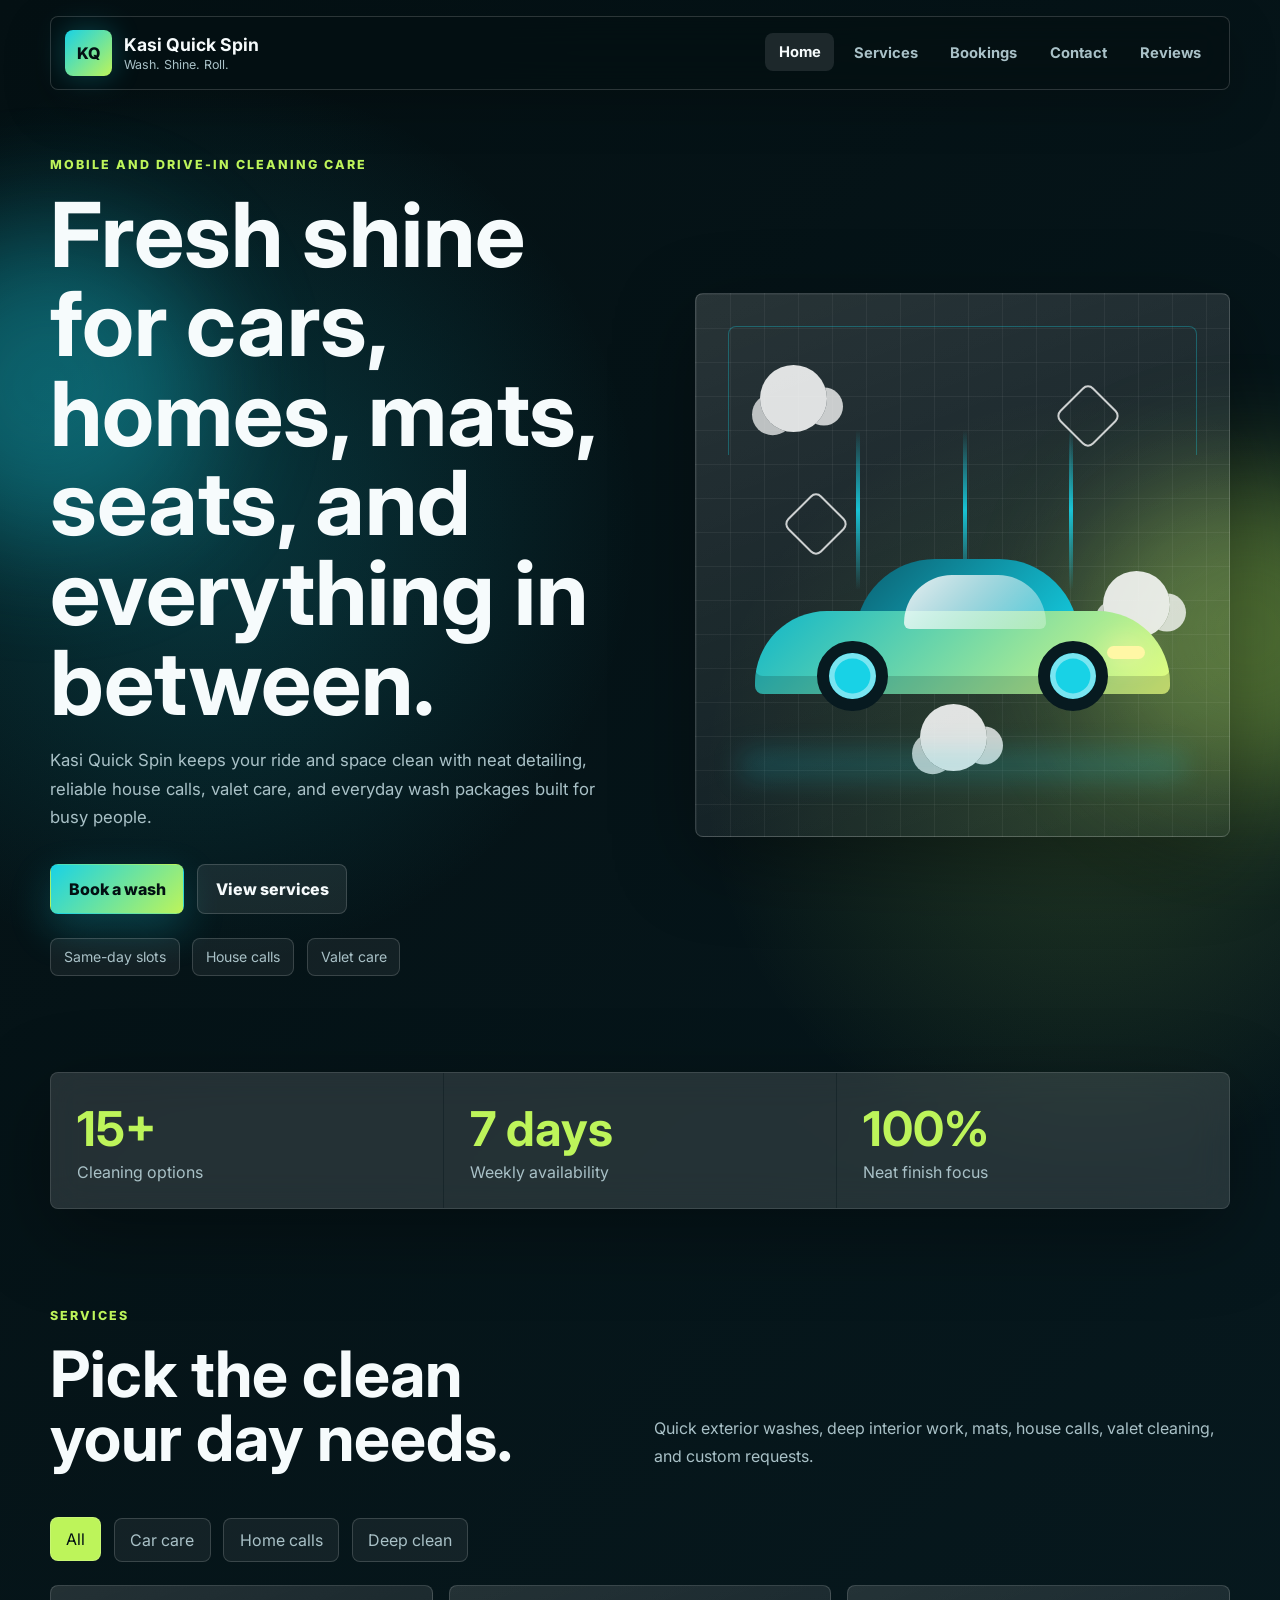
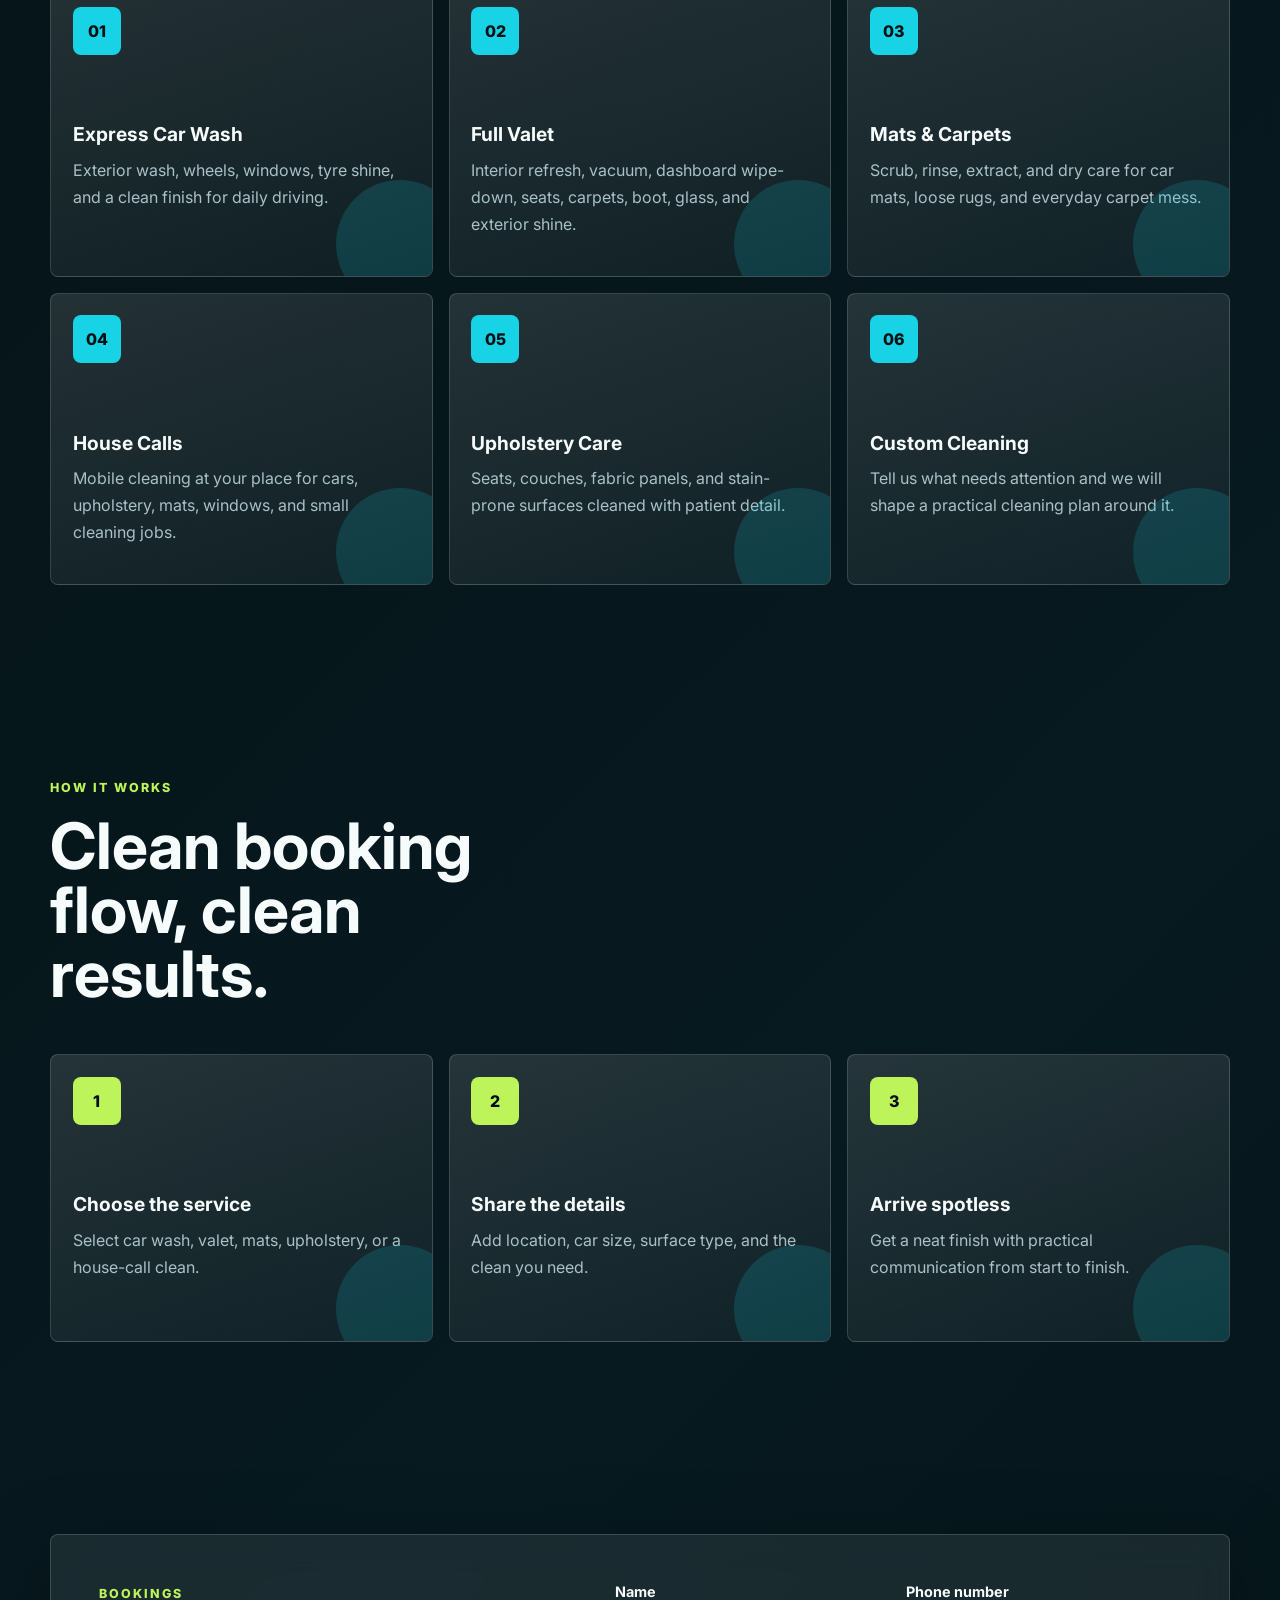
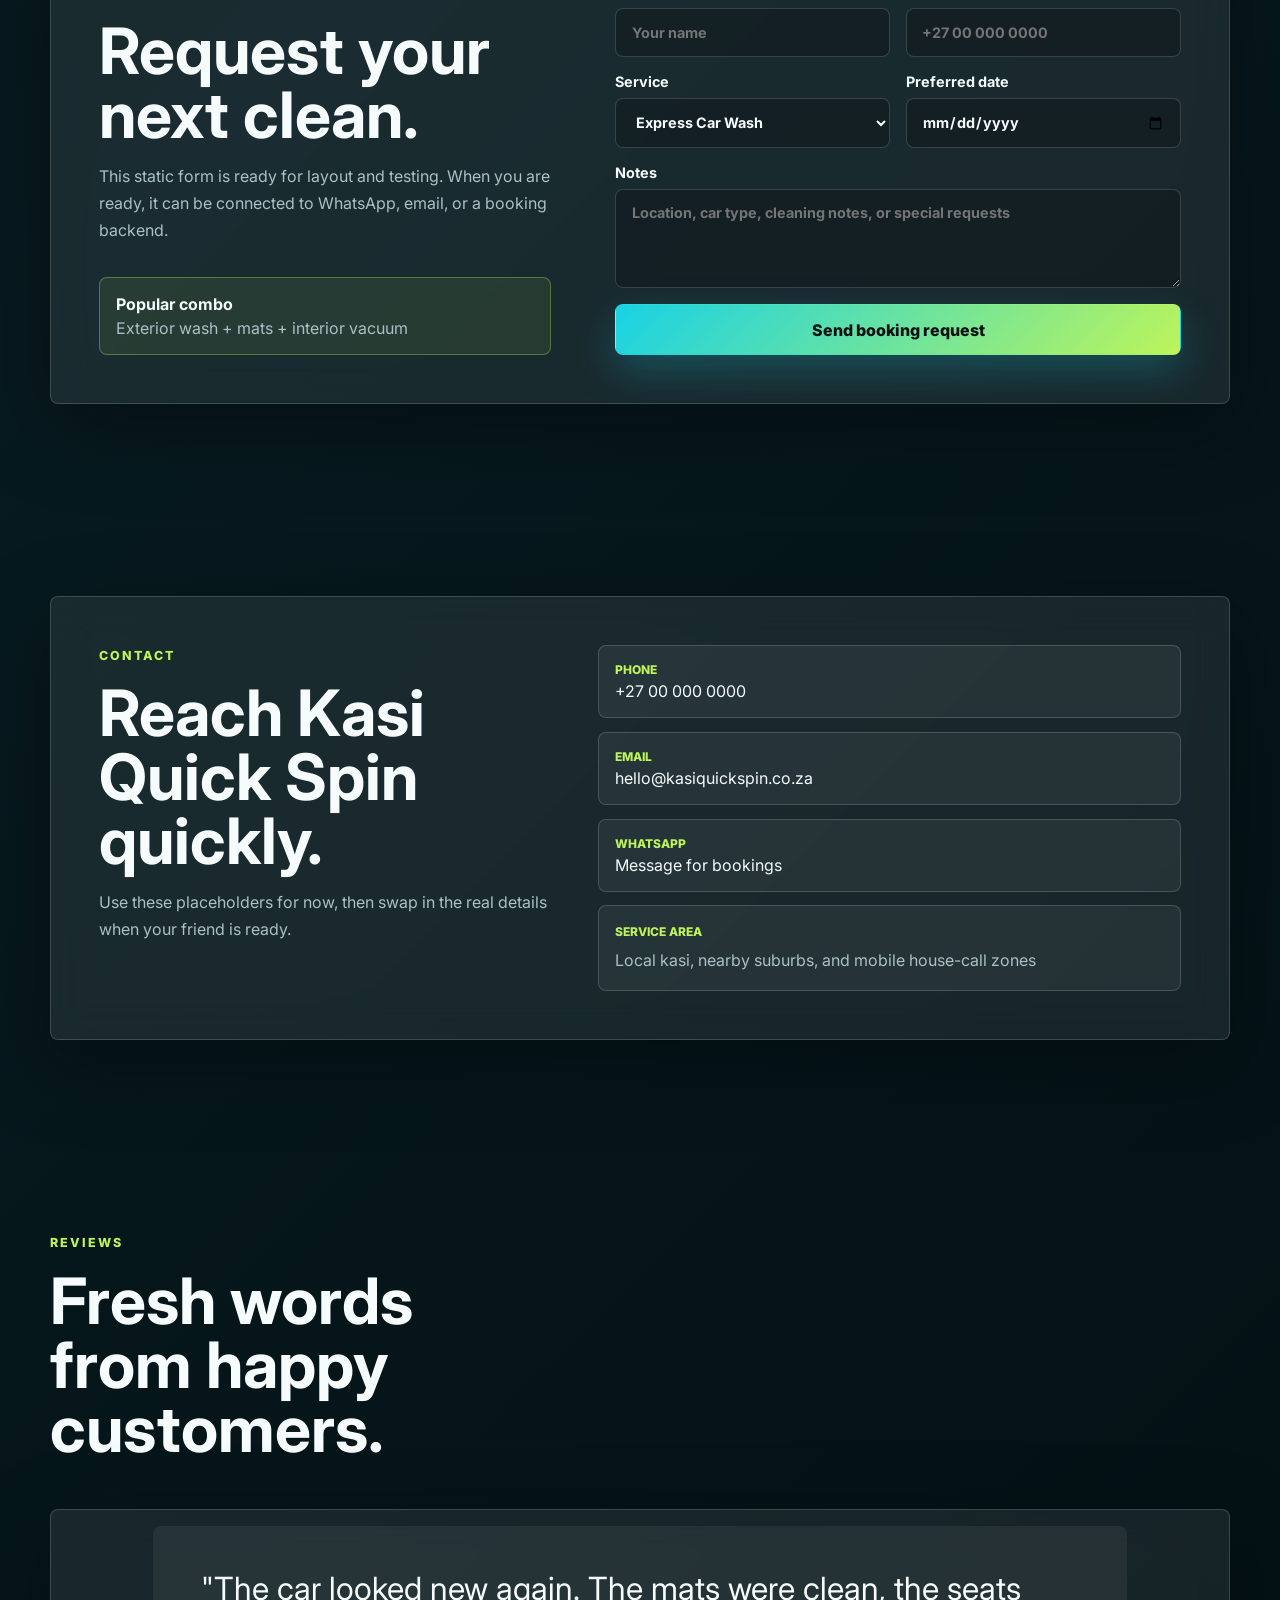
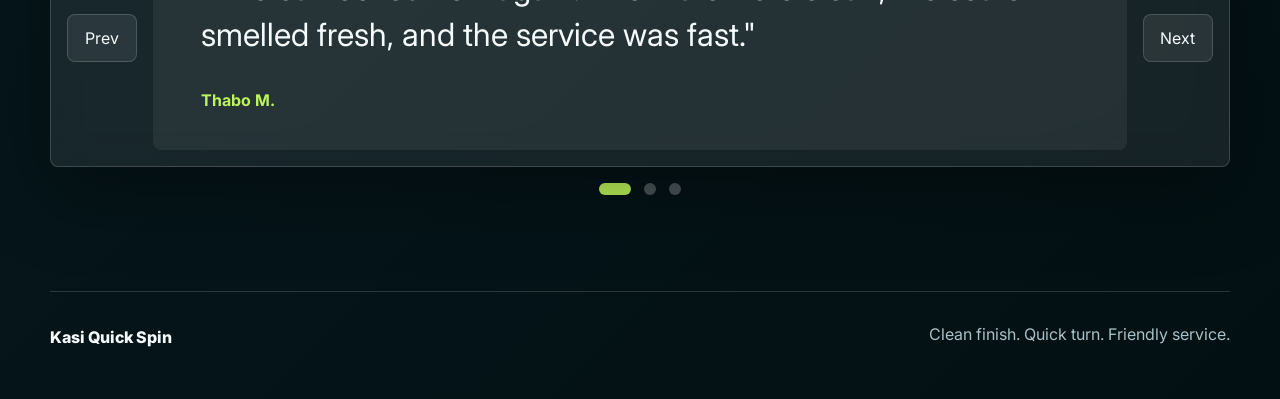
<file: car-wash/index.html>
<!DOCTYPE html>
<html lang="en">
<head>
  <meta charset="UTF-8">
  <meta name="viewport" content="width=device-width, initial-scale=1.0">
  <meta name="description" content="Kasi Quick Spin offers car wash, valet, mats, house calls, upholstery, and cleaning services with quick, careful results.">
  <title>Kasi Quick Spin | Car Wash & Cleaning Services</title>
  <link rel="preconnect" href="https://fonts.googleapis.com">
  <link rel="preconnect" href="https://fonts.gstatic.com" crossorigin>
  <link href="https://fonts.googleapis.com/css2?family=Inter:wght@400;500;600;700;800&display=swap" rel="stylesheet">
  <link rel="stylesheet" href="styles.css">
</head>
<body>
  <div class="page-glow page-glow-one" aria-hidden="true"></div>
  <div class="page-glow page-glow-two" aria-hidden="true"></div>

  <header class="site-header">
    <a class="brand" href="#home" aria-label="Kasi Quick Spin home">
      <span class="brand-mark">KQ</span>
      <span>
        <strong>Kasi Quick Spin</strong>
        <small>Wash. Shine. Roll.</small>
      </span>
    </a>

    <button class="nav-toggle" type="button" aria-label="Open navigation" aria-expanded="false">
      <span></span>
      <span></span>
      <span></span>
    </button>

    <nav class="site-nav" aria-label="Primary navigation">
      <a href="#home">Home</a>
      <a href="#services">Services</a>
      <a href="#bookings">Bookings</a>
      <a href="#contact">Contact</a>
      <a href="#reviews">Reviews</a>
    </nav>
  </header>

  <main>
    <section class="hero section" id="home">
      <div class="hero-copy reveal">
        <p class="eyebrow">Mobile and drive-in cleaning care</p>
        <h1>Fresh shine for cars, homes, mats, seats, and everything in between.</h1>
        <p>
          Kasi Quick Spin keeps your ride and space clean with neat detailing,
          reliable house calls, valet care, and everyday wash packages built for busy people.
        </p>
        <div class="hero-actions">
          <a class="button primary" href="#bookings">Book a wash</a>
          <a class="button secondary" href="#services">View services</a>
        </div>
        <div class="trust-strip" aria-label="Service highlights">
          <span>Same-day slots</span>
          <span>House calls</span>
          <span>Valet care</span>
        </div>
      </div>

      <div class="hero-visual reveal delay-1" aria-label="Decorative car wash illustration">
        <div class="wash-bay">
          <div class="shine shine-one"></div>
          <div class="shine shine-two"></div>
          <div class="foam foam-one"></div>
          <div class="foam foam-two"></div>
          <div class="foam foam-three"></div>
          <div class="water-line line-one"></div>
          <div class="water-line line-two"></div>
          <div class="water-line line-three"></div>
          <div class="car">
            <div class="car-roof"></div>
            <div class="car-body"></div>
            <div class="car-window"></div>
            <div class="headlight"></div>
            <div class="wheel wheel-left"></div>
            <div class="wheel wheel-right"></div>
          </div>
        </div>
      </div>
    </section>

    <section class="stats-panel reveal" aria-label="Kasi Quick Spin highlights">
      <article>
        <strong>15+</strong>
        <span>Cleaning options</span>
      </article>
      <article>
        <strong>7 days</strong>
        <span>Weekly availability</span>
      </article>
      <article>
        <strong>100%</strong>
        <span>Neat finish focus</span>
      </article>
    </section>

    <section class="section services-section" id="services">
      <div class="section-heading reveal">
        <p class="eyebrow">Services</p>
        <h2>Pick the clean your day needs.</h2>
        <p>Quick exterior washes, deep interior work, mats, house calls, valet cleaning, and custom requests.</p>
      </div>

      <div class="service-filters reveal" aria-label="Service filters">
        <button class="filter-button is-active" type="button" data-filter="all">All</button>
        <button class="filter-button" type="button" data-filter="car">Car care</button>
        <button class="filter-button" type="button" data-filter="home">Home calls</button>
        <button class="filter-button" type="button" data-filter="deep">Deep clean</button>
      </div>

      <div class="service-grid">
        <article class="service-card reveal" data-category="car">
          <div class="service-icon">01</div>
          <h3>Express Car Wash</h3>
          <p>Exterior wash, wheels, windows, tyre shine, and a clean finish for daily driving.</p>
        </article>
        <article class="service-card reveal delay-1" data-category="deep car">
          <div class="service-icon">02</div>
          <h3>Full Valet</h3>
          <p>Interior refresh, vacuum, dashboard wipe-down, seats, carpets, boot, glass, and exterior shine.</p>
        </article>
        <article class="service-card reveal delay-2" data-category="deep">
          <div class="service-icon">03</div>
          <h3>Mats & Carpets</h3>
          <p>Scrub, rinse, extract, and dry care for car mats, loose rugs, and everyday carpet mess.</p>
        </article>
        <article class="service-card reveal" data-category="home">
          <div class="service-icon">04</div>
          <h3>House Calls</h3>
          <p>Mobile cleaning at your place for cars, upholstery, mats, windows, and small cleaning jobs.</p>
        </article>
        <article class="service-card reveal delay-1" data-category="deep home">
          <div class="service-icon">05</div>
          <h3>Upholstery Care</h3>
          <p>Seats, couches, fabric panels, and stain-prone surfaces cleaned with patient detail.</p>
        </article>
        <article class="service-card reveal delay-2" data-category="car home">
          <div class="service-icon">06</div>
          <h3>Custom Cleaning</h3>
          <p>Tell us what needs attention and we will shape a practical cleaning plan around it.</p>
        </article>
      </div>
    </section>

    <section class="section process-section">
      <div class="section-heading reveal">
        <p class="eyebrow">How it works</p>
        <h2>Clean booking flow, clean results.</h2>
      </div>
      <div class="process-track">
        <article class="process-card reveal">
          <span>1</span>
          <h3>Choose the service</h3>
          <p>Select car wash, valet, mats, upholstery, or a house-call clean.</p>
        </article>
        <article class="process-card reveal delay-1">
          <span>2</span>
          <h3>Share the details</h3>
          <p>Add location, car size, surface type, and the clean you need.</p>
        </article>
        <article class="process-card reveal delay-2">
          <span>3</span>
          <h3>Arrive spotless</h3>
          <p>Get a neat finish with practical communication from start to finish.</p>
        </article>
      </div>
    </section>

    <section class="section bookings-section" id="bookings">
      <div class="booking-card reveal">
        <div>
          <p class="eyebrow">Bookings</p>
          <h2>Request your next clean.</h2>
          <p>
            This static form is ready for layout and testing. When you are ready,
            it can be connected to WhatsApp, email, or a booking backend.
          </p>
          <div class="booking-note">
            <strong>Popular combo</strong>
            <span>Exterior wash + mats + interior vacuum</span>
          </div>
        </div>

        <form class="booking-form" action="#" method="post">
          <label>
            Name
            <input type="text" name="name" placeholder="Your name">
          </label>
          <label>
            Phone number
            <input type="tel" name="phone" placeholder="+27 00 000 0000">
          </label>
          <label>
            Service
            <select name="service">
              <option>Express Car Wash</option>
              <option>Full Valet</option>
              <option>Mats & Carpets</option>
              <option>House Call</option>
              <option>Upholstery Care</option>
              <option>Custom Cleaning</option>
            </select>
          </label>
          <label>
            Preferred date
            <input type="date" name="date">
          </label>
          <label class="full-width">
            Notes
            <textarea name="notes" rows="4" placeholder="Location, car type, cleaning notes, or special requests"></textarea>
          </label>
          <button class="button primary full-width" type="submit">Send booking request</button>
        </form>
      </div>
    </section>

    <section class="section contact-section" id="contact">
      <div class="contact-panel reveal">
        <div>
          <p class="eyebrow">Contact</p>
          <h2>Reach Kasi Quick Spin quickly.</h2>
          <p>Use these placeholders for now, then swap in the real details when your friend is ready.</p>
        </div>
        <div class="contact-list">
          <a href="tel:+27000000000"><span>Phone</span>+27 00 000 0000</a>
          <a href="mailto:hello@kasiquickspin.co.za"><span>Email</span>hello@kasiquickspin.co.za</a>
          <a href="https://wa.me/27000000000"><span>WhatsApp</span>Message for bookings</a>
          <p><span>Service area</span>Local kasi, nearby suburbs, and mobile house-call zones</p>
        </div>
      </div>
    </section>

    <section class="section reviews-section" id="reviews">
      <div class="section-heading reveal">
        <p class="eyebrow">Reviews</p>
        <h2>Fresh words from happy customers.</h2>
      </div>

      <div class="review-shell reveal">
        <button class="review-button prev" type="button" aria-label="Previous review">Prev</button>
        <div class="review-carousel" aria-live="polite">
          <article class="review-card is-active">
            <p>"The car looked new again. The mats were clean, the seats smelled fresh, and the service was fast."</p>
            <strong>Thabo M.</strong>
          </article>
          <article class="review-card">
            <p>"Booked a house call and they handled everything neatly. Very convenient and professional."</p>
            <strong>Lerato S.</strong>
          </article>
          <article class="review-card">
            <p>"Great valet finish. Dashboard, tyres, windows, and boot all came out properly clean."</p>
            <strong>Neo K.</strong>
          </article>
        </div>
        <button class="review-button next" type="button" aria-label="Next review">Next</button>
      </div>
      <div class="review-dots" aria-label="Review carousel controls"></div>
    </section>
  </main>

  <footer class="site-footer">
    <p>Kasi Quick Spin</p>
    <span>Clean finish. Quick turn. Friendly service.</span>
  </footer>

  <script src="script.js"></script>
</body>
</html>
</file>
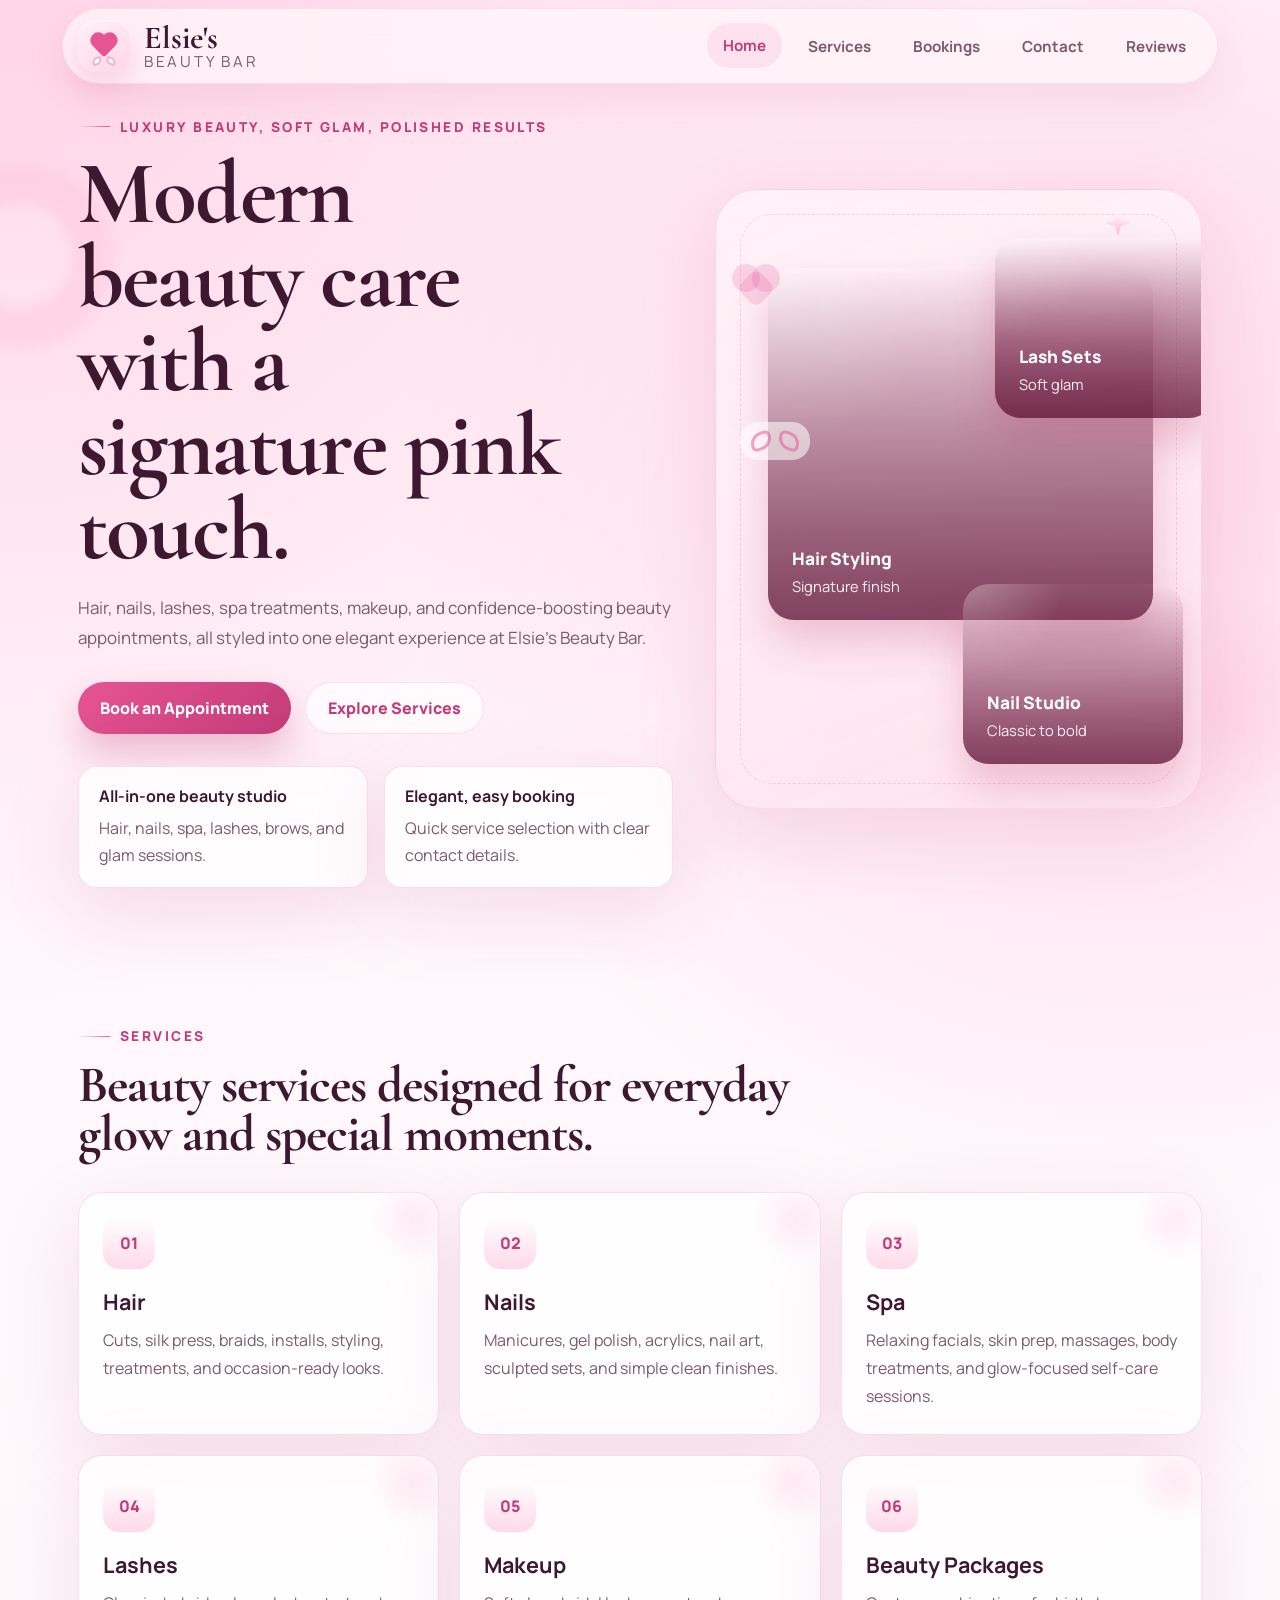
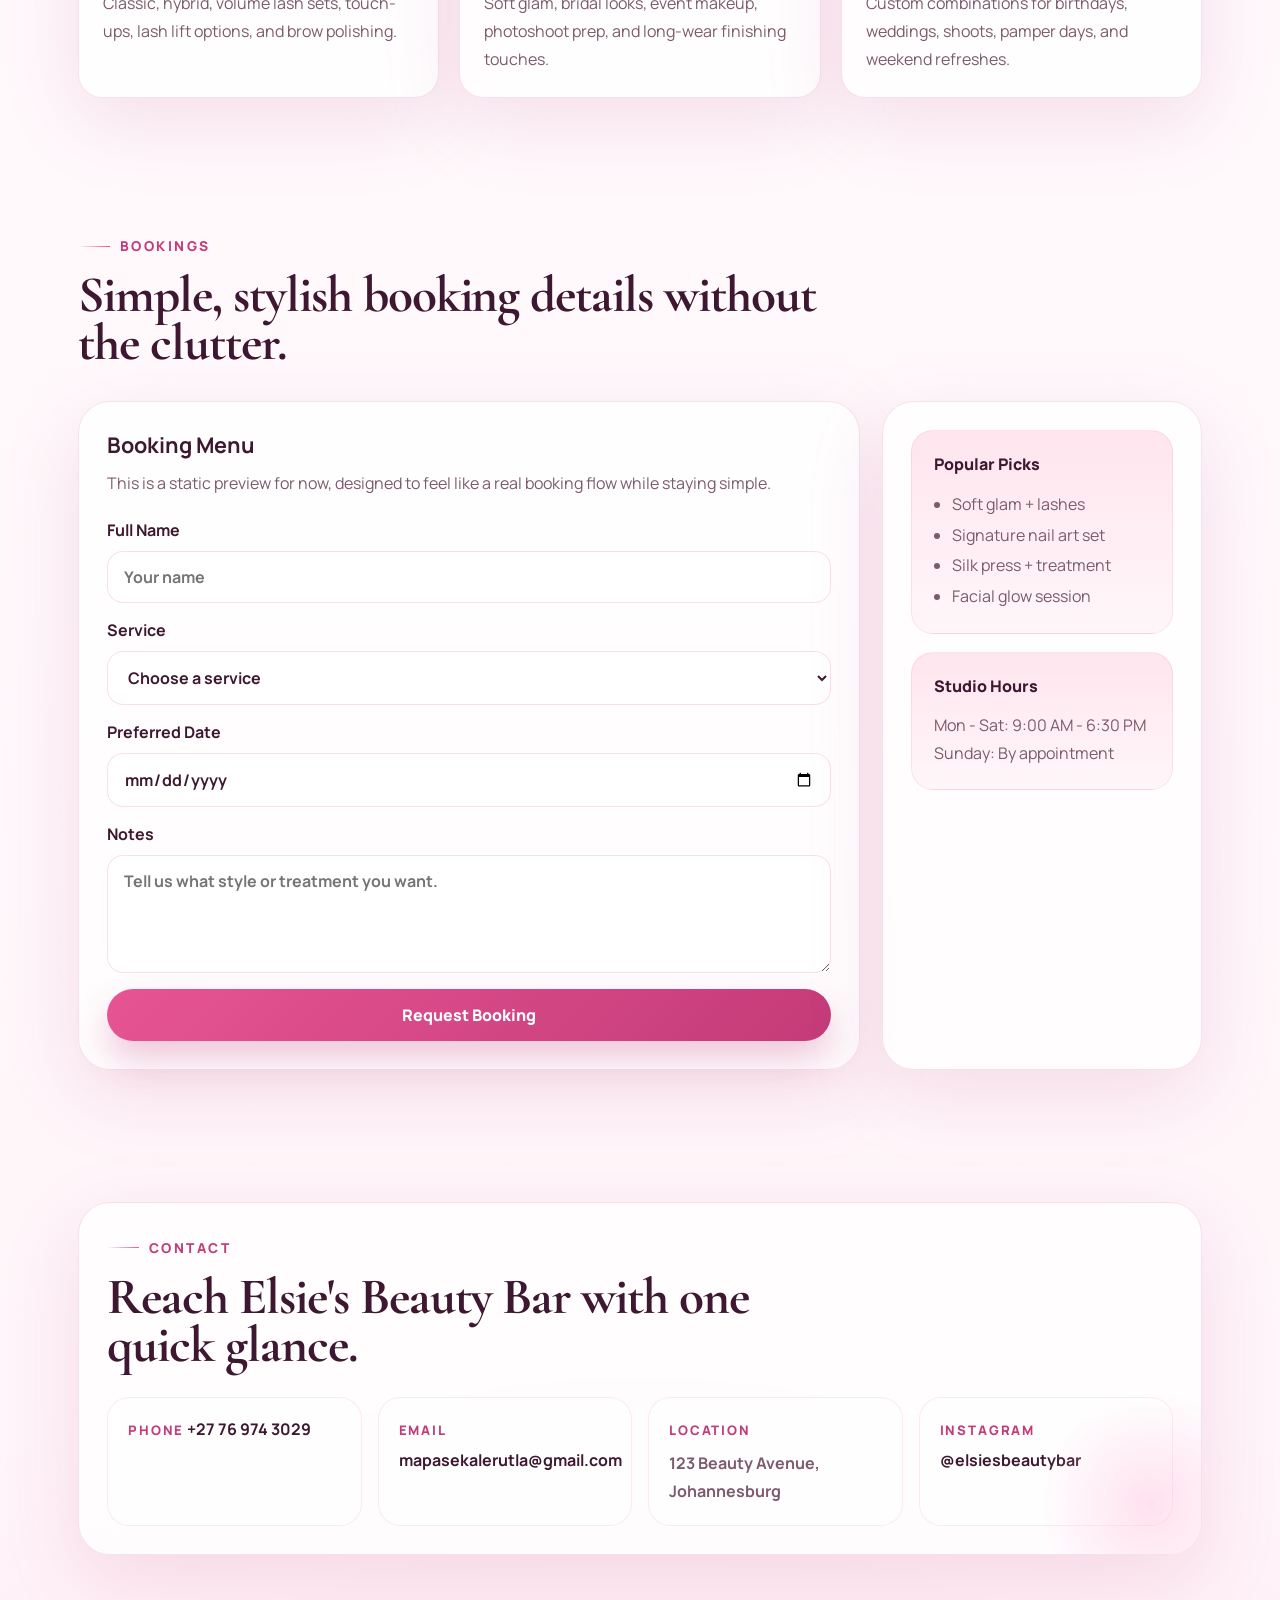
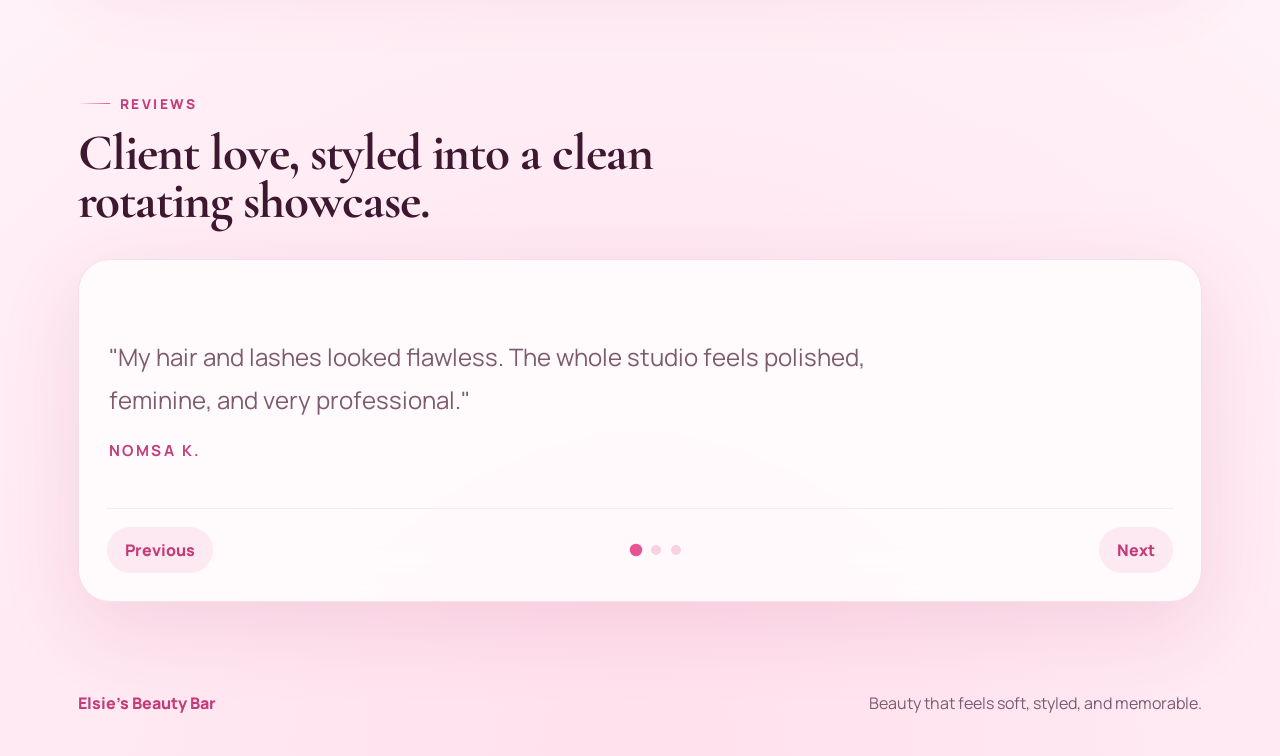
<file: elsie/index.html>
<!DOCTYPE html>
<html lang="en">
<head>
  <meta charset="UTF-8">
  <meta name="viewport" content="width=device-width, initial-scale=1.0">
  <title>Elsie's Beauty Bar</title>
  <meta
    name="description"
    content="Elsie's Beauty Bar offers hair, nails, spa treatments, lashes, makeup, and beauty care in a polished, pink-inspired setting."
  >
  <link rel="preconnect" href="https://fonts.googleapis.com">
  <link rel="preconnect" href="https://fonts.gstatic.com" crossorigin>
  <link
    href="https://fonts.googleapis.com/css2?family=Cormorant+Garamond:wght@500;600;700&family=Manrope:wght@400;500;600;700;800&display=swap"
    rel="stylesheet"
  >
  <link rel="stylesheet" href="styles.css">
</head>
<body>
  <div class="site-shell">
    <header class="topbar">
      <a class="brand" href="#home" aria-label="Elsie's Beauty Bar home">
        <span class="brand-mark">
          <span class="brand-heart"></span>
          <span class="brand-bow">
            <span></span>
            <span></span>
          </span>
        </span>
        <span class="brand-copy">
          <strong>Elsie's</strong>
          <span>Beauty Bar</span>
        </span>
      </a>

      <button class="nav-toggle" type="button" aria-expanded="false" aria-label="Toggle navigation">
        <span></span>
        <span></span>
        <span></span>
      </button>

      <nav class="main-nav">
        <a href="#home">Home</a>
        <a href="#services">Services</a>
        <a href="#bookings">Bookings</a>
        <a href="#contact">Contact</a>
        <a href="#reviews">Reviews</a>
      </nav>
    </header>

    <main>
      <section class="hero section" id="home">
        <div class="hero-copy reveal">
          <p class="eyebrow">Luxury beauty, soft glam, polished results</p>
          <h1>Modern beauty care with a signature pink touch.</h1>
          <p class="lead">
            Hair, nails, lashes, spa treatments, makeup, and confidence-boosting beauty appointments,
            all styled into one elegant experience at Elsie's Beauty Bar.
          </p>
          <div class="hero-actions">
            <a class="button button-primary" href="#bookings">Book an Appointment</a>
            <a class="button button-secondary" href="#services">Explore Services</a>
          </div>

          <div class="hero-highlights">
            <article>
              <strong>All-in-one beauty studio</strong>
              <span>Hair, nails, spa, lashes, brows, and glam sessions.</span>
            </article>
            <article>
              <strong>Elegant, easy booking</strong>
              <span>Quick service selection with clear contact details.</span>
            </article>
          </div>
        </div>

        <div class="hero-visual reveal delay-1" aria-hidden="true">
          <div class="beauty-frame">
            <div class="beauty-card card-large">
              <span class="service-tag">Hair Styling</span>
              <span class="service-time">Signature finish</span>
            </div>
            <div class="beauty-card card-small card-top">
              <span class="service-tag">Lash Sets</span>
              <span class="service-time">Soft glam</span>
            </div>
            <div class="beauty-card card-small card-bottom">
              <span class="service-tag">Nail Studio</span>
              <span class="service-time">Classic to bold</span>
            </div>
            <div class="floating-icon icon-heart"></div>
            <div class="floating-icon icon-bow">
              <span></span>
              <span></span>
            </div>
            <div class="floating-icon icon-sparkle"></div>
          </div>
        </div>
      </section>

      <section class="services section" id="services">
        <div class="section-heading reveal">
          <p class="eyebrow">Services</p>
          <h2>Beauty services designed for everyday glow and special moments.</h2>
        </div>

        <div class="service-grid">
          <article class="service-card reveal">
            <div class="card-icon">01</div>
            <h3>Hair</h3>
            <p>Cuts, silk press, braids, installs, styling, treatments, and occasion-ready looks.</p>
          </article>
          <article class="service-card reveal delay-1">
            <div class="card-icon">02</div>
            <h3>Nails</h3>
            <p>Manicures, gel polish, acrylics, nail art, sculpted sets, and simple clean finishes.</p>
          </article>
          <article class="service-card reveal delay-2">
            <div class="card-icon">03</div>
            <h3>Spa</h3>
            <p>Relaxing facials, skin prep, massages, body treatments, and glow-focused self-care sessions.</p>
          </article>
          <article class="service-card reveal">
            <div class="card-icon">04</div>
            <h3>Lashes</h3>
            <p>Classic, hybrid, volume lash sets, touch-ups, lash lift options, and brow polishing.</p>
          </article>
          <article class="service-card reveal delay-1">
            <div class="card-icon">05</div>
            <h3>Makeup</h3>
            <p>Soft glam, bridal looks, event makeup, photoshoot prep, and long-wear finishing touches.</p>
          </article>
          <article class="service-card reveal delay-2">
            <div class="card-icon">06</div>
            <h3>Beauty Packages</h3>
            <p>Custom combinations for birthdays, weddings, shoots, pamper days, and weekend refreshes.</p>
          </article>
        </div>
      </section>

      <section class="bookings section" id="bookings">
        <div class="section-heading reveal">
          <p class="eyebrow">Bookings</p>
          <h2>Simple, stylish booking details without the clutter.</h2>
        </div>

        <div class="booking-layout">
          <div class="booking-panel reveal">
            <h3>Booking Menu</h3>
            <p>
              This is a static preview for now, designed to feel like a real booking flow while staying simple.
            </p>

            <form class="booking-form">
              <label>
                Full Name
                <input type="text" placeholder="Your name">
              </label>
              <label>
                Service
                <select>
                  <option>Choose a service</option>
                  <option>Hair Appointment</option>
                  <option>Nail Appointment</option>
                  <option>Spa Treatment</option>
                  <option>Lash Appointment</option>
                  <option>Makeup Session</option>
                  <option>Beauty Package</option>
                </select>
              </label>
              <label>
                Preferred Date
                <input type="date">
              </label>
              <label>
                Notes
                <textarea rows="4" placeholder="Tell us what style or treatment you want."></textarea>
              </label>
              <button class="button button-primary" type="button">Request Booking</button>
            </form>
          </div>

          <aside class="booking-side reveal delay-1">
            <div class="mini-card">
              <span class="mini-title">Popular Picks</span>
              <ul>
                <li>Soft glam + lashes</li>
                <li>Signature nail art set</li>
                <li>Silk press + treatment</li>
                <li>Facial glow session</li>
              </ul>
            </div>
            <div class="mini-card">
              <span class="mini-title">Studio Hours</span>
              <p>Mon - Sat: 9:00 AM - 6:30 PM</p>
              <p>Sunday: By appointment</p>
            </div>
          </aside>
        </div>
      </section>

      <section class="contact section" id="contact">
        <div class="contact-panel reveal">
          <div class="section-heading left">
            <p class="eyebrow">Contact</p>
            <h2>Reach Elsie's Beauty Bar with one quick glance.</h2>
          </div>

          <div class="contact-grid">
            <article>
              <span class="contact-label">Phone</span>
              <a href="tel:+270000000000">+27 76 974 3029</a>
            </article>
            <article>
              <span class="contact-label">Email</span>
              <a href="mailto:hello@elsiesbeautybar.com">mapasekalerutla@gmail.com</a>
            </article>
            <article>
              <span class="contact-label">Location</span>
              <p>123 Beauty Avenue, Johannesburg</p>
            </article>
            <article>
              <span class="contact-label">Instagram</span>
              <a href="#">@elsiesbeautybar</a>
            </article>
          </div>
        </div>
      </section>

      <section class="reviews section" id="reviews">
        <div class="section-heading reveal">
          <p class="eyebrow">Reviews</p>
          <h2>Client love, styled into a clean rotating showcase.</h2>
        </div>

        <div class="reviews-shell reveal delay-1">
          <div class="reviews-track">
            <article class="review-card is-active">
              <p>
                "My hair and lashes looked flawless. The whole studio feels polished, feminine, and very professional."
              </p>
              <strong>Nomsa K.</strong>
            </article>
            <article class="review-card">
              <p>
                "I booked nails and a facial and left feeling completely refreshed. Beautiful service from start to finish."
              </p>
              <strong>Keletso M.</strong>
            </article>
            <article class="review-card">
              <p>
                "Perfect glam for my event. Clean work, friendly energy, and the pink aesthetic is honestly gorgeous."
              </p>
              <strong>Lerato P.</strong>
            </article>
          </div>

          <div class="review-controls" aria-label="Review controls">
            <button class="review-button prev" type="button" aria-label="Previous review">Previous</button>
            <div class="review-dots" aria-label="Review indicators"></div>
            <button class="review-button next" type="button" aria-label="Next review">Next</button>
          </div>
        </div>
      </section>
    </main>

    <footer class="site-footer">
      <p>Elsie's Beauty Bar</p>
      <span>Beauty that feels soft, styled, and memorable.</span>
    </footer>
  </div>

  <script src="script.js"></script>
</body>
</html>
</file>
<file: car-wash/styles.css>
:root {
  --bg: #06151a;
  --panel: rgba(255, 255, 255, 0.08);
  --text: #f6fbfc;
  --muted: #a9c1c7;
  --line: rgba(255, 255, 255, 0.16);
  --cyan: #18d2e6;
  --blue: #1486ff;
  --lime: #bdf45a;
  --dark: #031013;
  --shadow: 0 24px 80px rgba(0, 0, 0, 0.35);
  --radius: 8px;
}

* {
  box-sizing: border-box;
}

html {
  scroll-behavior: smooth;
}

body {
  margin: 0;
  font-family: "Inter", Arial, sans-serif;
  color: var(--text);
  background:
    radial-gradient(circle at 15% 10%, rgba(24, 210, 230, 0.2), transparent 28rem),
    radial-gradient(circle at 85% 15%, rgba(189, 244, 90, 0.16), transparent 24rem),
    linear-gradient(135deg, #041013 0%, #071a20 55%, #031013 100%);
  overflow-x: hidden;
}

body.nav-open {
  overflow: hidden;
}

a {
  color: inherit;
  text-decoration: none;
}

button,
input,
select,
textarea {
  font: inherit;
}

.page-glow {
  position: fixed;
  width: 20rem;
  height: 20rem;
  border-radius: 999px;
  pointer-events: none;
  filter: blur(60px);
  opacity: 0.35;
  z-index: -1;
}

.page-glow-one {
  top: 25%;
  left: -7rem;
  background: var(--cyan);
}

.page-glow-two {
  right: -8rem;
  bottom: 12%;
  background: var(--lime);
}

.site-header {
  position: sticky;
  top: 0;
  z-index: 20;
  display: flex;
  align-items: center;
  justify-content: space-between;
  gap: 1rem;
  width: min(1180px, calc(100% - 2rem));
  margin: 1rem auto 0;
  padding: 0.8rem 0.9rem;
  border: 1px solid var(--line);
  border-radius: var(--radius);
  background: rgba(4, 16, 19, 0.78);
  box-shadow: 0 16px 48px rgba(0, 0, 0, 0.22);
  backdrop-filter: blur(18px);
}

.brand {
  display: inline-flex;
  align-items: center;
  gap: 0.75rem;
  min-width: 0;
}

.brand-mark {
  display: grid;
  place-items: center;
  width: 2.9rem;
  height: 2.9rem;
  border-radius: var(--radius);
  color: var(--dark);
  font-weight: 800;
  background: linear-gradient(135deg, var(--cyan), var(--lime));
  box-shadow: 0 0 28px rgba(24, 210, 230, 0.28);
}

.brand strong,
.brand small {
  display: block;
}

.brand strong {
  font-size: clamp(1rem, 2vw, 1.1rem);
}

.brand small {
  margin-top: 0.1rem;
  color: var(--muted);
  font-size: 0.78rem;
}

.site-nav {
  display: flex;
  align-items: center;
  gap: 0.35rem;
}

.site-nav a {
  padding: 0.65rem 0.85rem;
  border-radius: var(--radius);
  color: var(--muted);
  font-size: 0.92rem;
  font-weight: 700;
  transition: color 180ms ease, background 180ms ease, transform 180ms ease;
}

.site-nav a:hover,
.site-nav a.is-active {
  color: var(--text);
  background: rgba(255, 255, 255, 0.1);
  transform: translateY(-1px);
}

.nav-toggle {
  display: none;
  width: 2.75rem;
  height: 2.75rem;
  border: 1px solid var(--line);
  border-radius: var(--radius);
  background: rgba(255, 255, 255, 0.08);
  cursor: pointer;
}

.nav-toggle span {
  display: block;
  width: 1.15rem;
  height: 2px;
  margin: 0.28rem auto;
  background: var(--text);
  transition: transform 180ms ease, opacity 180ms ease;
}

.section {
  width: min(1180px, calc(100% - 2rem));
  margin: 0 auto;
  padding: 6rem 0;
  scroll-margin-top: 7rem;
}

.hero {
  display: grid;
  grid-template-columns: minmax(0, 1fr) minmax(320px, 0.92fr);
  align-items: center;
  gap: clamp(2rem, 5vw, 5rem);
  min-height: calc(100vh - 5rem);
  padding-top: 4rem;
}

.eyebrow {
  margin: 0 0 0.9rem;
  color: var(--lime);
  font-size: 0.78rem;
  font-weight: 800;
  letter-spacing: 0.16em;
  text-transform: uppercase;
}

h1,
h2,
h3,
p {
  margin-top: 0;
}

h1,
h2 {
  line-height: 1;
}

h1 {
  max-width: 13ch;
  margin-bottom: 1.2rem;
  font-size: clamp(3rem, 7vw, 6.8rem);
}

h2 {
  max-width: 12ch;
  margin-bottom: 1rem;
  font-size: clamp(2.2rem, 5vw, 4.3rem);
}

h3 {
  margin-bottom: 0.65rem;
  font-size: 1.2rem;
}

p {
  color: var(--muted);
  line-height: 1.7;
}

.hero-copy > p:not(.eyebrow) {
  max-width: 42rem;
  font-size: 1.05rem;
}

.hero-actions,
.trust-strip,
.service-filters,
.review-dots {
  display: flex;
  flex-wrap: wrap;
  align-items: center;
  gap: 0.8rem;
}

.hero-actions {
  margin: 2rem 0 1.5rem;
}

.button {
  display: inline-flex;
  align-items: center;
  justify-content: center;
  min-height: 3.1rem;
  padding: 0.85rem 1.1rem;
  border: 1px solid transparent;
  border-radius: var(--radius);
  font-weight: 800;
  cursor: pointer;
  transition: transform 180ms ease, box-shadow 180ms ease, background 180ms ease;
}

.button:hover {
  transform: translateY(-2px);
}

.button.primary {
  color: var(--dark);
  background: linear-gradient(135deg, var(--cyan), var(--lime));
  box-shadow: 0 16px 42px rgba(24, 210, 230, 0.24);
}

.button.secondary {
  border-color: var(--line);
  color: var(--text);
  background: rgba(255, 255, 255, 0.08);
}

.trust-strip span {
  padding: 0.62rem 0.8rem;
  border: 1px solid var(--line);
  border-radius: var(--radius);
  color: var(--muted);
  background: rgba(255, 255, 255, 0.06);
  font-size: 0.88rem;
}

.wash-bay {
  position: relative;
  min-height: 34rem;
  border: 1px solid var(--line);
  border-radius: var(--radius);
  background:
    linear-gradient(rgba(255, 255, 255, 0.05) 1px, transparent 1px),
    linear-gradient(90deg, rgba(255, 255, 255, 0.05) 1px, transparent 1px),
    linear-gradient(160deg, rgba(255, 255, 255, 0.14), rgba(255, 255, 255, 0.04));
  background-size: 34px 34px, 34px 34px, auto;
  box-shadow: var(--shadow);
  overflow: hidden;
}

.wash-bay::before {
  content: "";
  position: absolute;
  inset: 2rem 2rem auto;
  height: 8rem;
  border: 1px solid rgba(24, 210, 230, 0.32);
  border-bottom: 0;
  border-radius: var(--radius) var(--radius) 0 0;
}

.wash-bay::after {
  content: "";
  position: absolute;
  inset: auto 8% 11%;
  height: 1.5rem;
  border-radius: 999px;
  background: rgba(24, 210, 230, 0.22);
  filter: blur(14px);
}

.car {
  position: absolute;
  left: 11%;
  right: 11%;
  bottom: 18%;
  height: 11rem;
  animation: floatCar 5s ease-in-out infinite;
}

.car-body {
  position: absolute;
  left: 0;
  right: 0;
  bottom: 2.8rem;
  height: 5.2rem;
  border-radius: 4.5rem 4.5rem var(--radius) var(--radius);
  background: linear-gradient(135deg, #0fb6ca, #e5ff7e);
  box-shadow: inset 0 -18px 0 rgba(0, 0, 0, 0.16);
}

.car-roof {
  position: absolute;
  left: 24%;
  right: 22%;
  bottom: 6.2rem;
  height: 5rem;
  border-radius: 5rem 5rem 0 0;
  background: linear-gradient(135deg, #0b5f70, #14cde1);
}

.car-window {
  position: absolute;
  left: 36%;
  right: 30%;
  bottom: 6.85rem;
  height: 3.35rem;
  border-radius: 4rem 4rem 0.5rem 0.5rem;
  background: linear-gradient(135deg, rgba(255, 255, 255, 0.9), rgba(255, 255, 255, 0.28));
}

.headlight {
  position: absolute;
  right: 6%;
  bottom: 5rem;
  width: 2.4rem;
  height: 0.8rem;
  border-radius: 999px;
  background: #fff7a5;
  box-shadow: 0 0 28px #fff7a5;
}

.wheel {
  position: absolute;
  bottom: 1.7rem;
  width: 4.4rem;
  height: 4.4rem;
  border: 0.8rem solid #071a20;
  border-radius: 999px;
  background: var(--cyan);
  box-shadow: inset 0 0 0 0.35rem rgba(255, 255, 255, 0.42);
}

.wheel-left {
  left: 15%;
}

.wheel-right {
  right: 15%;
}

.shine,
.foam,
.water-line {
  position: absolute;
  pointer-events: none;
}

.shine {
  width: 3rem;
  height: 3rem;
  transform: rotate(45deg);
  border: 2px solid rgba(255, 255, 255, 0.78);
  border-radius: var(--radius);
  animation: twinkle 2.6s ease-in-out infinite;
}

.shine-one {
  top: 18%;
  right: 22%;
}

.shine-two {
  top: 38%;
  left: 18%;
  animation-delay: 600ms;
}

.foam {
  width: 4.2rem;
  height: 4.2rem;
  border-radius: 999px;
  background: rgba(255, 255, 255, 0.86);
  box-shadow: 1.9rem 0.5rem 0 -0.9rem rgba(255, 255, 255, 0.76), -1.3rem 1rem 0 -0.8rem rgba(255, 255, 255, 0.7);
  animation: drift 7s linear infinite;
}

.foam-one {
  top: 13%;
  left: 12%;
}

.foam-two {
  top: 51%;
  right: 11%;
  animation-delay: 1.2s;
}

.foam-three {
  bottom: 12%;
  left: 42%;
  animation-delay: 2.4s;
}

.water-line {
  top: 25%;
  width: 0.25rem;
  height: 10rem;
  border-radius: 999px;
  background: linear-gradient(transparent, rgba(24, 210, 230, 0.9), transparent);
  animation: rinse 2.8s ease-in-out infinite;
}

.line-one {
  left: 30%;
}

.line-two {
  left: 50%;
  animation-delay: 350ms;
}

.line-three {
  left: 70%;
  animation-delay: 700ms;
}

.stats-panel,
.booking-card,
.contact-panel,
.review-shell {
  border: 1px solid var(--line);
  border-radius: var(--radius);
  background: var(--panel);
  box-shadow: var(--shadow);
  backdrop-filter: blur(18px);
}

.stats-panel {
  display: grid;
  grid-template-columns: repeat(3, 1fr);
  gap: 1px;
  width: min(1180px, calc(100% - 2rem));
  margin: 0 auto;
  overflow: hidden;
}

.stats-panel article {
  padding: 1.6rem;
  background: rgba(255, 255, 255, 0.05);
}

.stats-panel strong {
  display: block;
  margin-bottom: 0.25rem;
  color: var(--lime);
  font-size: clamp(1.8rem, 4vw, 3rem);
}

.stats-panel span {
  color: var(--muted);
}

.section-heading {
  display: grid;
  grid-template-columns: minmax(0, 0.75fr) minmax(280px, 1fr);
  align-items: end;
  gap: 2rem;
  margin-bottom: 2rem;
}

.section-heading .eyebrow {
  grid-column: 1 / -1;
  margin-bottom: -1rem;
}

.section-heading p:not(.eyebrow) {
  max-width: 36rem;
  margin-left: auto;
}

.service-filters {
  margin-bottom: 1.4rem;
}

.filter-button {
  padding: 0.7rem 0.95rem;
  border: 1px solid var(--line);
  border-radius: var(--radius);
  color: var(--muted);
  background: rgba(255, 255, 255, 0.06);
  cursor: pointer;
  transition: color 180ms ease, background 180ms ease, transform 180ms ease;
}

.filter-button:hover,
.filter-button.is-active {
  color: var(--dark);
  background: var(--lime);
  transform: translateY(-1px);
}

.service-grid,
.process-track {
  display: grid;
  grid-template-columns: repeat(3, minmax(0, 1fr));
  gap: 1rem;
}

.service-card,
.process-card {
  position: relative;
  min-height: 18rem;
  padding: 1.35rem;
  border: 1px solid var(--line);
  border-radius: var(--radius);
  background: linear-gradient(160deg, rgba(255, 255, 255, 0.12), rgba(255, 255, 255, 0.04));
  overflow: hidden;
  transition: transform 220ms ease, border-color 220ms ease, background 220ms ease;
}

.service-card::before,
.process-card::before {
  content: "";
  position: absolute;
  inset: auto -2rem -2rem auto;
  width: 8rem;
  height: 8rem;
  border-radius: 999px;
  background: rgba(24, 210, 230, 0.16);
}

.service-card:hover,
.process-card:hover {
  transform: translateY(-6px);
  border-color: rgba(24, 210, 230, 0.48);
  background: linear-gradient(160deg, rgba(24, 210, 230, 0.16), rgba(255, 255, 255, 0.05));
}

.service-card.is-hidden {
  display: none;
}

.service-icon,
.process-card span {
  display: grid;
  place-items: center;
  width: 3rem;
  height: 3rem;
  margin-bottom: 4.2rem;
  border-radius: var(--radius);
  color: var(--dark);
  font-weight: 800;
  background: var(--cyan);
}

.process-card span {
  background: var(--lime);
}

.booking-card {
  display: grid;
  grid-template-columns: minmax(0, 0.8fr) minmax(320px, 1fr);
  gap: clamp(2rem, 5vw, 5rem);
  padding: clamp(1.25rem, 4vw, 3rem);
}

.booking-note {
  margin-top: 2rem;
  padding: 1rem;
  border: 1px solid rgba(189, 244, 90, 0.32);
  border-radius: var(--radius);
  background: rgba(189, 244, 90, 0.08);
}

.booking-note strong,
.booking-note span {
  display: block;
}

.booking-note span {
  margin-top: 0.3rem;
  color: var(--muted);
}

.booking-form {
  display: grid;
  grid-template-columns: repeat(2, minmax(0, 1fr));
  gap: 1rem;
}

.booking-form label {
  display: grid;
  gap: 0.45rem;
  color: var(--text);
  font-size: 0.9rem;
  font-weight: 700;
}

.booking-form input,
.booking-form select,
.booking-form textarea {
  width: 100%;
  border: 1px solid var(--line);
  border-radius: var(--radius);
  padding: 0.9rem 0.95rem;
  color: var(--text);
  background: rgba(0, 0, 0, 0.24);
  outline: none;
  transition: border-color 180ms ease, box-shadow 180ms ease;
}

.booking-form select {
  color-scheme: dark;
}

.booking-form textarea {
  resize: vertical;
}

.booking-form input:focus,
.booking-form select:focus,
.booking-form textarea:focus {
  border-color: var(--cyan);
  box-shadow: 0 0 0 4px rgba(24, 210, 230, 0.14);
}

.full-width {
  grid-column: 1 / -1;
}

.contact-panel {
  display: grid;
  grid-template-columns: minmax(0, 0.8fr) minmax(320px, 1fr);
  gap: 2rem;
  padding: clamp(1.25rem, 4vw, 3rem);
}

.contact-list {
  display: grid;
  gap: 0.85rem;
}

.contact-list a,
.contact-list p {
  display: grid;
  gap: 0.25rem;
  margin: 0;
  padding: 1rem;
  border: 1px solid var(--line);
  border-radius: var(--radius);
  background: rgba(255, 255, 255, 0.06);
  transition: transform 180ms ease, border-color 180ms ease;
}

.contact-list a:hover {
  transform: translateX(4px);
  border-color: rgba(189, 244, 90, 0.55);
}

.contact-list span {
  color: var(--lime);
  font-size: 0.75rem;
  font-weight: 800;
  text-transform: uppercase;
}

.review-shell {
  display: grid;
  grid-template-columns: auto minmax(0, 1fr) auto;
  align-items: center;
  gap: 1rem;
  padding: 1rem;
}

.review-carousel {
  position: relative;
  min-height: 14rem;
  overflow: hidden;
}

.review-card {
  position: absolute;
  inset: 0;
  display: grid;
  align-content: center;
  padding: clamp(1.25rem, 4vw, 3rem);
  border-radius: var(--radius);
  background: rgba(255, 255, 255, 0.06);
  opacity: 0;
  transform: translateX(3rem) scale(0.98);
  transition: opacity 320ms ease, transform 320ms ease;
}

.review-card.is-active {
  opacity: 1;
  transform: translateX(0) scale(1);
}

.review-card p {
  max-width: 56rem;
  color: var(--text);
  font-size: clamp(1.2rem, 3vw, 2rem);
  line-height: 1.45;
}

.review-card strong {
  color: var(--lime);
}

.review-button {
  min-width: 4.4rem;
  min-height: 3rem;
  border: 1px solid var(--line);
  border-radius: var(--radius);
  color: var(--text);
  background: rgba(255, 255, 255, 0.08);
  cursor: pointer;
  transition: background 180ms ease, transform 180ms ease;
}

.review-button:hover {
  background: rgba(24, 210, 230, 0.16);
  transform: translateY(-1px);
}

.review-dots {
  justify-content: center;
  margin-top: 1rem;
}

.review-dot {
  width: 0.75rem;
  height: 0.75rem;
  border: 0;
  border-radius: 999px;
  background: rgba(255, 255, 255, 0.28);
  cursor: pointer;
}

.review-dot.is-active {
  width: 2rem;
  background: var(--lime);
}

.site-footer {
  display: flex;
  flex-wrap: wrap;
  justify-content: space-between;
  gap: 1rem;
  width: min(1180px, calc(100% - 2rem));
  margin: 0 auto;
  padding: 2rem 0 3rem;
  border-top: 1px solid var(--line);
  color: var(--muted);
}

.site-footer p {
  margin: 0;
  color: var(--text);
  font-weight: 800;
}

.reveal {
  opacity: 0;
  transform: translateY(28px);
  transition: opacity 650ms ease, transform 650ms ease;
}

.reveal.is-visible {
  opacity: 1;
  transform: translateY(0);
}

.delay-1 {
  transition-delay: 120ms;
}

.delay-2 {
  transition-delay: 240ms;
}

@keyframes floatCar {
  0%,
  100% {
    transform: translateY(0);
  }
  50% {
    transform: translateY(-10px);
  }
}

@keyframes twinkle {
  0%,
  100% {
    opacity: 0.35;
    transform: rotate(45deg) scale(0.8);
  }
  50% {
    opacity: 1;
    transform: rotate(45deg) scale(1);
  }
}

@keyframes drift {
  0% {
    transform: translateX(-0.5rem);
  }
  50% {
    transform: translateX(1.4rem);
  }
  100% {
    transform: translateX(-0.5rem);
  }
}

@keyframes rinse {
  0%,
  100% {
    opacity: 0.25;
    transform: translateY(-1.2rem);
  }
  50% {
    opacity: 1;
    transform: translateY(2.5rem);
  }
}

@media (max-width: 900px) {
  .nav-toggle {
    display: block;
  }

  .nav-open .nav-toggle span:nth-child(1) {
    transform: translateY(6px) rotate(45deg);
  }

  .nav-open .nav-toggle span:nth-child(2) {
    opacity: 0;
  }

  .nav-open .nav-toggle span:nth-child(3) {
    transform: translateY(-6px) rotate(-45deg);
  }

  .site-nav {
    position: fixed;
    left: 1rem;
    right: 1rem;
    top: 5.8rem;
    display: grid;
    padding: 1rem;
    border: 1px solid var(--line);
    border-radius: var(--radius);
    background: rgba(4, 16, 19, 0.96);
    box-shadow: var(--shadow);
    opacity: 0;
    pointer-events: none;
    transform: translateY(-12px);
    transition: opacity 180ms ease, transform 180ms ease;
  }

  .nav-open .site-nav {
    opacity: 1;
    pointer-events: auto;
    transform: translateY(0);
  }

  .site-nav a {
    padding: 0.95rem;
  }

  .hero,
  .section-heading,
  .booking-card,
  .contact-panel {
    grid-template-columns: 1fr;
  }

  .hero {
    min-height: auto;
  }

  .section-heading .eyebrow {
    margin-bottom: 0;
  }

  .section-heading p:not(.eyebrow) {
    margin-left: 0;
  }

  .service-grid,
  .process-track {
    grid-template-columns: repeat(2, minmax(0, 1fr));
  }
}

@media (max-width: 680px) {
  .site-header,
  .section,
  .stats-panel,
  .site-footer {
    width: min(100% - 1rem, 1180px);
  }

  .site-header {
    margin-top: 0.5rem;
  }

  .section {
    padding: 4rem 0;
  }

  h1 {
    max-width: 11ch;
    font-size: 3.2rem;
  }

  h2 {
    max-width: 11ch;
    font-size: 2.45rem;
  }

  .wash-bay {
    min-height: 25rem;
  }

  .stats-panel,
  .service-grid,
  .process-track,
  .booking-form,
  .review-shell {
    grid-template-columns: 1fr;
  }

  .service-card,
  .process-card {
    min-height: 15rem;
  }

  .service-icon,
  .process-card span {
    margin-bottom: 2.6rem;
  }

  .review-button {
    width: 100%;
  }

  .review-carousel {
    min-height: 20rem;
  }
}

@media (prefers-reduced-motion: reduce) {
  *,
  *::before,
  *::after {
    scroll-behavior: auto !important;
    animation-duration: 1ms !important;
    animation-iteration-count: 1 !important;
    transition-duration: 1ms !important;
  }

  .reveal {
    opacity: 1;
    transform: none;
  }
}
</file>
<file: elsie/styles.css>
:root {
  --bg: #fff7fb;
  --surface: rgba(255, 255, 255, 0.78);
  --surface-strong: #fffdfd;
  --surface-pink: linear-gradient(180deg, rgba(255, 226, 236, 0.9), rgba(255, 246, 250, 0.92));
  --text: #3d1830;
  --muted: #7d5a6c;
  --line: rgba(197, 103, 143, 0.18);
  --primary: #e75494;
  --primary-deep: #c33b78;
  --primary-soft: #ffd2e5;
  --accent: #ff8eb6;
  --shadow: 0 24px 80px rgba(183, 65, 117, 0.14);
  --shadow-soft: 0 16px 40px rgba(183, 65, 117, 0.1);
  --radius-xl: 32px;
  --radius-lg: 24px;
  --radius-md: 18px;
  --container: 1180px;
}

* {
  box-sizing: border-box;
}

html {
  scroll-behavior: smooth;
}

body {
  margin: 0;
  min-height: 100vh;
  font-family: "Manrope", sans-serif;
  color: var(--text);
  background:
    radial-gradient(circle at top left, rgba(255, 186, 216, 0.55), transparent 24%),
    radial-gradient(circle at 88% 12%, rgba(255, 205, 225, 0.72), transparent 20%),
    radial-gradient(circle at 50% 100%, rgba(255, 222, 235, 0.9), transparent 28%),
    linear-gradient(180deg, #fff5fa 0%, #fff9fc 46%, #fff2f8 100%);
  overflow-x: hidden;
}

body::before,
body::after {
  content: "";
  position: fixed;
  inset: auto;
  pointer-events: none;
  z-index: 0;
}

body::before {
  top: 14%;
  left: -110px;
  width: 260px;
  height: 260px;
  background:
    radial-gradient(circle, rgba(255, 255, 255, 0.45) 0 28%, transparent 29%),
    radial-gradient(circle, rgba(255, 179, 207, 0.38) 0 50%, transparent 51%);
  filter: blur(6px);
  opacity: 0.65;
  animation: drift 16s ease-in-out infinite;
}

body::after {
  right: -60px;
  bottom: 8%;
  width: 240px;
  height: 240px;
  border-radius: 50%;
  background: radial-gradient(circle, rgba(255, 193, 216, 0.4), transparent 68%);
  animation: drift 18s ease-in-out infinite reverse;
}

a {
  color: inherit;
  text-decoration: none;
}

button,
input,
select,
textarea {
  font: inherit;
}

.site-shell {
  position: relative;
  z-index: 1;
}

.topbar {
  position: sticky;
  top: 0;
  z-index: 40;
  display: flex;
  align-items: center;
  justify-content: space-between;
  gap: 24px;
  max-width: var(--container);
  margin: 0 auto;
  padding: 20px 28px;
  backdrop-filter: blur(20px);
  -webkit-backdrop-filter: blur(20px);
}

.topbar::before {
  content: "";
  position: absolute;
  inset: 8px 12px;
  border-radius: 999px;
  background: rgba(255, 248, 251, 0.68);
  border: 1px solid rgba(231, 84, 148, 0.12);
  box-shadow: var(--shadow-soft);
  z-index: -1;
}

.brand {
  display: inline-flex;
  align-items: center;
  gap: 14px;
}

.brand-mark {
  position: relative;
  display: grid;
  place-items: center;
  width: 52px;
  height: 52px;
  border-radius: 18px;
  background: linear-gradient(145deg, #fff2f7, #ffd5e6);
  box-shadow: inset 0 1px 0 rgba(255, 255, 255, 0.75), 0 14px 24px rgba(222, 89, 143, 0.18);
}

.brand-heart {
  position: absolute;
  width: 16px;
  height: 16px;
  background: var(--primary);
  transform: rotate(45deg);
  border-radius: 3px;
  top: 18px;
}

.brand-heart::before,
.brand-heart::after {
  content: "";
  position: absolute;
  width: 16px;
  height: 16px;
  background: var(--primary);
  border-radius: 50%;
}

.brand-heart::before {
  left: -8px;
}

.brand-heart::after {
  top: -8px;
}

.brand-bow {
  position: absolute;
  bottom: 7px;
  display: flex;
  align-items: center;
  gap: 4px;
}

.brand-bow span {
  width: 10px;
  height: 8px;
  background: #fff;
  border: 2px solid rgba(227, 85, 145, 0.45);
}

.brand-bow span:first-child {
  border-radius: 11px 4px 11px 4px;
  transform: rotate(-18deg);
}

.brand-bow span:last-child {
  border-radius: 4px 11px 4px 11px;
  transform: rotate(18deg);
}

.brand-copy {
  display: flex;
  flex-direction: column;
  line-height: 1;
}

.brand-copy strong {
  font-family: "Cormorant Garamond", serif;
  font-size: 2rem;
  font-weight: 700;
}

.brand-copy span {
  color: var(--muted);
  font-size: 0.95rem;
  letter-spacing: 0.18em;
  text-transform: uppercase;
}

.main-nav {
  display: flex;
  align-items: center;
  gap: 10px;
}

.main-nav a {
  padding: 12px 16px;
  border-radius: 999px;
  color: var(--muted);
  font-weight: 700;
  font-size: 0.95rem;
  transition: transform 200ms ease, color 200ms ease, background-color 200ms ease;
}

.main-nav a:hover,
.main-nav a.is-active {
  color: var(--primary-deep);
  background: rgba(231, 84, 148, 0.1);
  transform: translateY(-1px);
}

.nav-toggle {
  display: none;
  width: 48px;
  height: 48px;
  border: 0;
  border-radius: 16px;
  background: rgba(231, 84, 148, 0.1);
  cursor: pointer;
}

.nav-toggle span {
  display: block;
  width: 18px;
  height: 2px;
  margin: 4px auto;
  border-radius: 999px;
  background: var(--primary-deep);
}

.section {
  max-width: var(--container);
  margin: 0 auto;
  padding: 42px 28px 90px;
}

.hero {
  display: grid;
  grid-template-columns: 1.1fr 0.9fr;
  align-items: center;
  gap: 42px;
  min-height: calc(100vh - 96px);
  padding-top: 18px;
}

.eyebrow {
  display: inline-flex;
  align-items: center;
  gap: 10px;
  margin: 0 0 16px;
  color: var(--primary-deep);
  font-size: 0.85rem;
  font-weight: 800;
  letter-spacing: 0.18em;
  text-transform: uppercase;
}

.eyebrow::before {
  content: "";
  width: 32px;
  height: 1px;
  background: linear-gradient(90deg, transparent, var(--primary));
}

.hero h1,
.section-heading h2 {
  margin: 0;
  font-family: "Cormorant Garamond", serif;
  font-weight: 700;
  letter-spacing: -0.02em;
  line-height: 0.94;
}

.hero h1 {
  max-width: 12ch;
  font-size: clamp(3.7rem, 7vw, 6.8rem);
}

.lead {
  max-width: 62ch;
  margin: 20px 0 0;
  color: var(--muted);
  font-size: 1.06rem;
  line-height: 1.8;
}

.hero-actions {
  display: flex;
  flex-wrap: wrap;
  gap: 14px;
  margin-top: 28px;
}

.button {
  display: inline-flex;
  align-items: center;
  justify-content: center;
  min-height: 52px;
  padding: 0 22px;
  border: 0;
  border-radius: 999px;
  cursor: pointer;
  font-weight: 800;
  transition: transform 220ms ease, box-shadow 220ms ease, background-color 220ms ease;
}

.button:hover {
  transform: translateY(-2px);
}

.button-primary {
  color: #fff;
  background: linear-gradient(135deg, var(--primary), var(--primary-deep));
  box-shadow: 0 18px 34px rgba(199, 59, 120, 0.28);
}

.button-secondary {
  color: var(--primary-deep);
  background: rgba(255, 255, 255, 0.68);
  border: 1px solid rgba(231, 84, 148, 0.16);
}

.hero-highlights {
  display: grid;
  grid-template-columns: repeat(2, minmax(0, 1fr));
  gap: 16px;
  margin-top: 32px;
}

.hero-highlights article,
.service-card,
.booking-panel,
.booking-side,
.contact-panel,
.reviews-shell {
  border: 1px solid var(--line);
  background: var(--surface);
  backdrop-filter: blur(22px);
  -webkit-backdrop-filter: blur(22px);
  box-shadow: var(--shadow);
}

.hero-highlights article {
  padding: 18px 20px;
  border-radius: var(--radius-md);
}

.hero-highlights strong {
  display: block;
  margin-bottom: 8px;
}

.hero-highlights span {
  color: var(--muted);
  line-height: 1.7;
}

.beauty-frame {
  position: relative;
  min-height: 620px;
  border-radius: 42px;
  background:
    linear-gradient(160deg, rgba(255, 243, 248, 0.92), rgba(255, 227, 238, 0.85)),
    radial-gradient(circle at top right, rgba(255, 255, 255, 0.75), transparent 30%);
  border: 1px solid rgba(231, 84, 148, 0.16);
  box-shadow: var(--shadow);
  overflow: hidden;
}

.beauty-frame::before {
  content: "";
  position: absolute;
  inset: 24px;
  border: 1px dashed rgba(231, 84, 148, 0.22);
  border-radius: 32px;
}

.beauty-card {
  position: absolute;
  display: flex;
  flex-direction: column;
  justify-content: flex-end;
  gap: 6px;
  padding: 24px;
  border-radius: 26px;
  color: #fff;
  box-shadow: 0 22px 40px rgba(179, 57, 109, 0.24);
}

.beauty-card::before {
  content: "";
  position: absolute;
  inset: 0;
  border-radius: inherit;
  background:
    linear-gradient(180deg, transparent, rgba(65, 14, 34, 0.48)),
    radial-gradient(circle at top left, rgba(255, 255, 255, 0.3), transparent 35%);
}

.beauty-card span {
  position: relative;
  z-index: 1;
}

.card-large {
  inset: 78px 48px 188px 52px;
  background:
    linear-gradient(180deg, rgba(255, 196, 220, 0.1), rgba(131, 13, 72, 0.54)),
    url("https://images.unsplash.com/photo-1522335789203-aabd1fc54bc9?auto=format&fit=crop&w=900&q=80") center/cover;
}

.card-small {
  width: 220px;
  height: 180px;
}

.card-top {
  top: 48px;
  right: -14px;
  background:
    linear-gradient(180deg, rgba(255, 197, 226, 0.06), rgba(146, 20, 83, 0.58)),
    url("https://images.unsplash.com/photo-1512496015851-a90fb38ba796?auto=format&fit=crop&w=700&q=80") center/cover;
}

.card-bottom {
  right: 18px;
  bottom: 44px;
  background:
    linear-gradient(180deg, rgba(255, 196, 220, 0.06), rgba(146, 20, 83, 0.58)),
    url("https://images.unsplash.com/photo-1604902396830-aca29e19b067?auto=format&fit=crop&w=700&q=80") center/cover;
}

.service-tag {
  font-size: 1.08rem;
  font-weight: 800;
}

.service-time {
  font-size: 0.92rem;
  opacity: 0.92;
}

.floating-icon {
  position: absolute;
  animation: floatY 6s ease-in-out infinite;
}

.icon-heart {
  top: 84px;
  left: 26px;
  width: 28px;
  height: 28px;
  background: rgba(231, 84, 148, 0.2);
  transform: rotate(45deg);
  border-radius: 8px;
}

.icon-heart::before,
.icon-heart::after {
  content: "";
  position: absolute;
  width: 28px;
  height: 28px;
  border-radius: 50%;
  background: rgba(231, 84, 148, 0.2);
}

.icon-heart::before {
  left: -14px;
}

.icon-heart::after {
  top: -14px;
}

.icon-bow {
  top: 232px;
  left: 24px;
  display: flex;
  gap: 6px;
  padding: 10px;
  border-radius: 18px;
  background: rgba(255, 255, 255, 0.55);
}

.icon-bow span {
  width: 22px;
  height: 18px;
  border: 3px solid rgba(227, 85, 145, 0.52);
}

.icon-bow span:first-child {
  border-radius: 18px 8px 18px 8px;
  transform: rotate(-18deg);
}

.icon-bow span:last-child {
  border-radius: 8px 18px 8px 18px;
  transform: rotate(18deg);
}

.icon-sparkle {
  right: 70px;
  top: 20px;
  width: 26px;
  height: 26px;
  background: linear-gradient(180deg, rgba(255, 255, 255, 0.9), rgba(255, 154, 195, 0.65));
  clip-path: polygon(50% 0%, 62% 38%, 100% 50%, 62% 62%, 50% 100%, 38% 62%, 0% 50%, 38% 38%);
}

.section-heading {
  max-width: 740px;
  margin-bottom: 34px;
}

.section-heading.left {
  margin-bottom: 28px;
}

.section-heading h2 {
  font-size: clamp(2.6rem, 4vw, 4.5rem);
}

.service-grid {
  display: grid;
  grid-template-columns: repeat(3, minmax(0, 1fr));
  gap: 20px;
}

.service-card {
  position: relative;
  padding: 24px;
  border-radius: var(--radius-lg);
  overflow: hidden;
  transition: transform 240ms ease, border-color 240ms ease;
}

.service-card::after {
  content: "";
  position: absolute;
  top: -20px;
  right: -20px;
  width: 92px;
  height: 92px;
  background: radial-gradient(circle, rgba(255, 200, 222, 0.34), transparent 66%);
}

.service-card:hover {
  transform: translateY(-6px);
  border-color: rgba(231, 84, 148, 0.3);
}

.card-icon {
  display: inline-flex;
  align-items: center;
  justify-content: center;
  width: 52px;
  height: 52px;
  border-radius: 16px;
  margin-bottom: 18px;
  color: var(--primary-deep);
  font-weight: 800;
  background: linear-gradient(180deg, #fff, #ffd9e9);
}

.service-card h3,
.booking-panel h3 {
  margin: 0 0 10px;
  font-size: 1.35rem;
}

.service-card p,
.booking-panel p,
.mini-card p,
.contact-grid p,
.review-card p {
  margin: 0;
  color: var(--muted);
  line-height: 1.75;
}

.booking-layout {
  display: grid;
  grid-template-columns: minmax(0, 1fr) 320px;
  gap: 22px;
}

.booking-panel,
.booking-side,
.contact-panel,
.reviews-shell {
  border-radius: var(--radius-xl);
  padding: 28px;
}

.booking-form {
  display: grid;
  gap: 16px;
  margin-top: 22px;
}

.booking-form label {
  display: grid;
  gap: 10px;
  font-weight: 700;
  color: var(--text);
}

.booking-form input,
.booking-form select,
.booking-form textarea {
  width: 100%;
  padding: 14px 16px;
  border: 1px solid rgba(231, 84, 148, 0.18);
  border-radius: 16px;
  background: rgba(255, 255, 255, 0.72);
  color: var(--text);
  outline: none;
  transition: border-color 200ms ease, box-shadow 200ms ease;
}

.booking-form input:focus,
.booking-form select:focus,
.booking-form textarea:focus {
  border-color: rgba(227, 85, 145, 0.52);
  box-shadow: 0 0 0 4px rgba(231, 84, 148, 0.1);
}

.booking-side {
  display: grid;
  gap: 18px;
  align-content: start;
}

.mini-card {
  padding: 22px;
  border-radius: 22px;
  background: var(--surface-pink);
  border: 1px solid rgba(231, 84, 148, 0.12);
}

.mini-title {
  display: block;
  margin-bottom: 14px;
  font-weight: 800;
}

.mini-card ul {
  margin: 0;
  padding-left: 18px;
  color: var(--muted);
  line-height: 1.9;
}

.contact-panel {
  position: relative;
  overflow: hidden;
}

.contact-panel::before {
  content: "";
  position: absolute;
  inset: auto -60px -60px auto;
  width: 220px;
  height: 220px;
  background: radial-gradient(circle, rgba(255, 197, 223, 0.52), transparent 72%);
}

.contact-grid {
  display: grid;
  grid-template-columns: repeat(4, minmax(0, 1fr));
  gap: 16px;
}

.contact-grid article {
  padding: 20px;
  border-radius: 22px;
  background: rgba(255, 255, 255, 0.62);
  border: 1px solid rgba(231, 84, 148, 0.12);
}

.contact-label {
  display: inline-block;
  margin-bottom: 10px;
  color: var(--primary-deep);
  font-size: 0.82rem;
  font-weight: 800;
  letter-spacing: 0.14em;
  text-transform: uppercase;
}

.contact-grid a,
.contact-grid p {
  font-weight: 700;
}

.reviews-shell {
  overflow: hidden;
}

.reviews-track {
  position: relative;
  min-height: 220px;
}

.review-card {
  position: absolute;
  inset: 0;
  display: grid;
  align-content: center;
  gap: 18px;
  padding: 8px 2px;
  opacity: 0;
  transform: translateX(40px) scale(0.97);
  transition: opacity 320ms ease, transform 320ms ease;
}

.review-card.is-active {
  opacity: 1;
  transform: translateX(0) scale(1);
}

.review-card p {
  max-width: 760px;
  font-size: clamp(1.15rem, 2vw, 1.5rem);
  line-height: 1.8;
}

.review-card strong {
  color: var(--primary-deep);
  font-size: 0.95rem;
  letter-spacing: 0.16em;
  text-transform: uppercase;
}

.review-controls {
  display: flex;
  align-items: center;
  justify-content: space-between;
  gap: 12px;
  padding-top: 18px;
  border-top: 1px solid rgba(231, 84, 148, 0.12);
}

.review-button {
  min-height: 46px;
  padding: 0 18px;
  border: 0;
  border-radius: 999px;
  color: var(--primary-deep);
  background: rgba(231, 84, 148, 0.1);
  font-weight: 800;
  cursor: pointer;
}

.review-dots {
  display: flex;
  align-items: center;
  gap: 10px;
}

.review-dots button {
  width: 10px;
  height: 10px;
  padding: 0;
  border: 0;
  border-radius: 50%;
  background: rgba(227, 85, 145, 0.24);
  cursor: pointer;
  transition: transform 200ms ease, background-color 200ms ease;
}

.review-dots button.is-active {
  background: var(--primary);
  transform: scale(1.25);
}

.site-footer {
  max-width: var(--container);
  margin: 0 auto;
  padding: 0 28px 42px;
  display: flex;
  justify-content: space-between;
  gap: 20px;
  color: var(--muted);
}

.site-footer p {
  margin: 0;
  font-weight: 800;
  color: var(--primary-deep);
}

.reveal {
  opacity: 0;
  transform: translateY(34px);
  transition: opacity 700ms ease, transform 700ms ease;
}

.reveal.is-visible {
  opacity: 1;
  transform: translateY(0);
}

.delay-1 {
  transition-delay: 120ms;
}

.delay-2 {
  transition-delay: 220ms;
}

@keyframes floatY {
  0%,
  100% {
    transform: translateY(0);
  }
  50% {
    transform: translateY(-12px);
  }
}

@keyframes drift {
  0%,
  100% {
    transform: translate3d(0, 0, 0);
  }
  50% {
    transform: translate3d(12px, -20px, 0);
  }
}

@media (max-width: 1024px) {
  .hero,
  .booking-layout,
  .contact-grid {
    grid-template-columns: 1fr;
  }

  .service-grid {
    grid-template-columns: repeat(2, minmax(0, 1fr));
  }

  .beauty-frame {
    min-height: 520px;
  }

  .card-top {
    right: 22px;
  }
}

@media (max-width: 860px) {
  .topbar {
    flex-wrap: wrap;
  }

  .nav-toggle {
    display: block;
    margin-left: auto;
  }

  .main-nav {
    display: none;
    width: 100%;
    flex-direction: column;
    align-items: stretch;
    padding-top: 6px;
  }

  .main-nav.is-open {
    display: flex;
  }

  .main-nav a {
    text-align: center;
  }

  .hero h1 {
    max-width: none;
  }
}

@media (max-width: 680px) {
  .section {
    padding: 28px 18px 70px;
  }

  .topbar {
    padding: 16px 18px;
  }

  .topbar::before {
    inset: 6px;
    border-radius: 28px;
  }

  .brand-copy strong {
    font-size: 1.7rem;
  }

  .hero {
    min-height: auto;
    gap: 26px;
  }

  .hero-highlights,
  .service-grid {
    grid-template-columns: 1fr;
  }

  .beauty-frame {
    min-height: 420px;
  }

  .card-large {
    inset: 86px 20px 152px;
  }

  .card-small {
    width: 160px;
    height: 136px;
    padding: 16px;
  }

  .card-top {
    right: 10px;
  }

  .card-bottom {
    right: 14px;
    bottom: 24px;
  }

  .booking-panel,
  .booking-side,
  .contact-panel,
  .reviews-shell {
    padding: 22px;
  }

  .site-footer {
    flex-direction: column;
    padding: 0 18px 34px;
  }

  .review-controls {
    flex-wrap: wrap;
    justify-content: center;
  }
}

@media (prefers-reduced-motion: reduce) {
  html {
    scroll-behavior: auto;
  }

  *,
  *::before,
  *::after {
    animation: none !important;
    transition-duration: 0.01ms !important;
    transition-delay: 0ms !important;
  }
}
</file>
